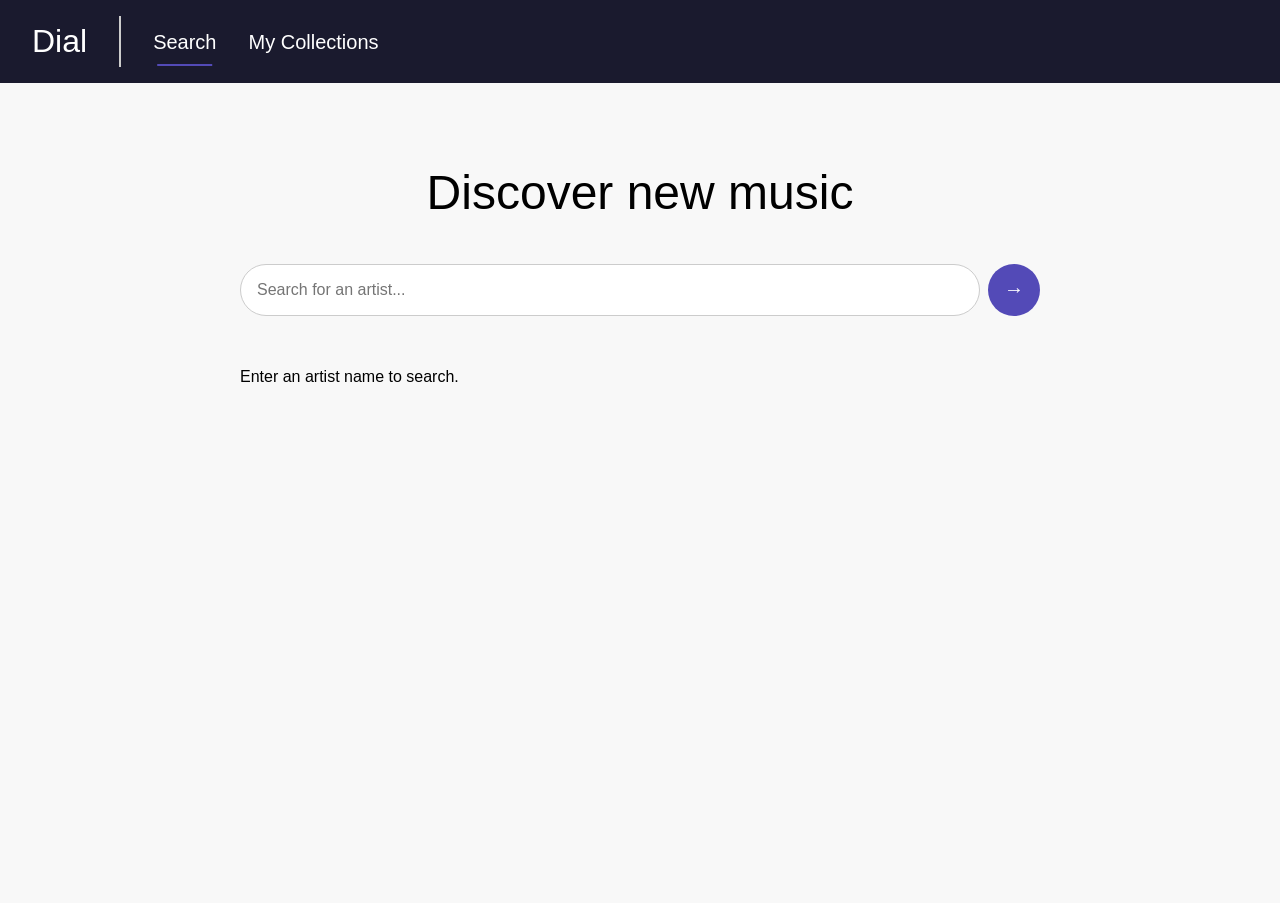
<file: src/index.html>
<!DOCTYPE html>
<html lang="en">
<head>
    <meta charset="UTF-8">
    <meta name="viewport" content="width=device-width, initial-scale=1.0">
    <title>Dial - Music Discovery</title>
    <link rel="stylesheet" href="styles.css">
</head>
<body>
    <header>
        <nav>
            <div class="nav-divider"><h1><a href="about.html">Dial</a></h1></div>
            <a href="#" id="nav-search" class="active" aria-current="page">Search</a>
            <a href="collections.html">My Collections</a>
            <!-- Back link is hidden until the artist view is open -->
            <a href="#" id="nav-back" class="back-link" hidden>← Back to results</a>
        </nav>
    </header>
    <main>
        <section class="view-section" id="search-view">
            <h2>Discover new music</h2>
            <div class="search-bar">
                <label for="search-input" class="sr-only">Search for an artist</label>
                <input type="text" id="search-input" placeholder="Search for an artist..." aria-describedby="search-help">
                <button id="search-button" type="button" aria-label="Search">→</button>
            </div>
            <p id="search-help" class="sr-only">Type an artist name and press the search button to find artists' information.</p>
            <ul class="results" id="results">
            </ul>
            <p>Enter an artist name to search.</p>
        </section>

        <!-- Artist detail view is built and injected by search.js on first use -->
    </main>
    <script src="utils.js"></script>
    <script src="collections-store.js"></script>
    <script src="search.js"></script>
</body>
</html>
</file>
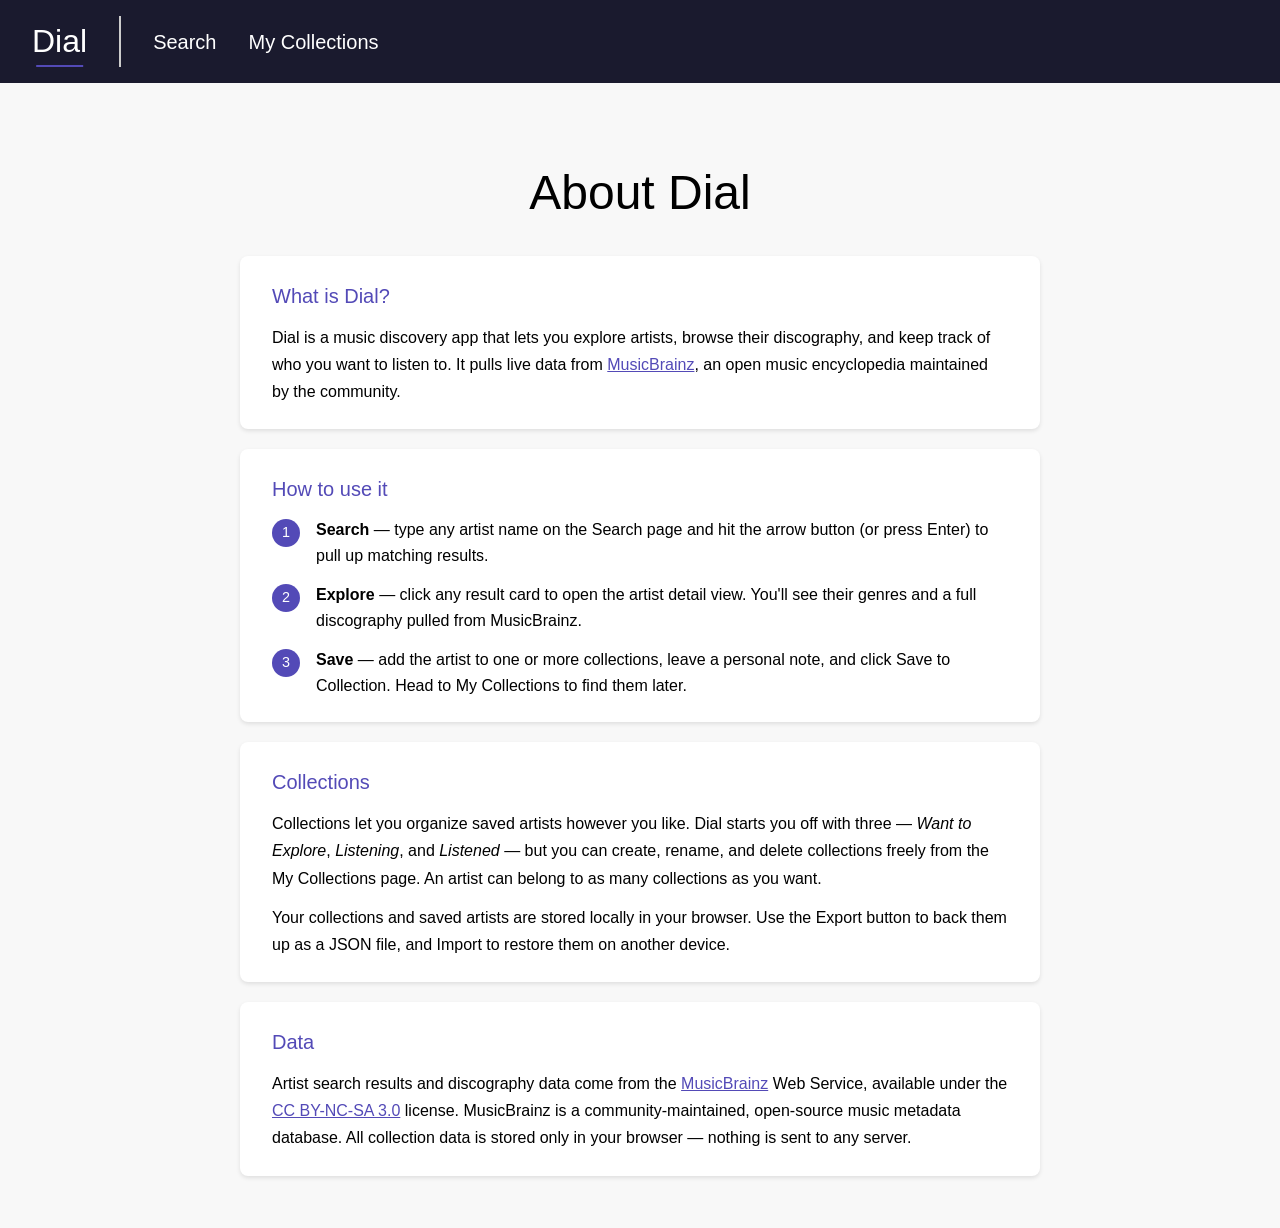
<file: src/about.html>
<!DOCTYPE html>
<html lang="en">
<head>
    <meta charset="UTF-8">
    <meta name="viewport" content="width=device-width, initial-scale=1.0">
    <title>About - Dial</title>
    <link rel="stylesheet" href="styles.css">
</head>
<body>
    <header>
        <nav>
            <div class="nav-divider"><h1 class="active"><a href="index.html">Dial</a></h1></div>
            <a href="index.html">Search</a>
            <a href="collections.html">My Collections</a>
        </nav>
    </header>
    <main>
        <section class="view-section about-section">
            <h2>About Dial</h2>

            <div class="about-card">
                <h3>What is Dial?</h3>
                <p>Dial is a music discovery app that lets you explore artists, browse their discography, and keep track of who you want to listen to. It pulls live data from <a href="https://musicbrainz.org" target="_blank" rel="noopener">MusicBrainz</a>, an open music encyclopedia maintained by the community.</p>
            </div>

            <div class="about-card">
                <h3>How to use it</h3>
                <ol class="about-steps">
                    <li>
                        <span class="step-number">1</span>
                        <div>
                            <strong>Search</strong> — type any artist name on the Search page and hit the arrow button (or press Enter) to pull up matching results.
                        </div>
                    </li>
                    <li>
                        <span class="step-number">2</span>
                        <div>
                            <strong>Explore</strong> — click any result card to open the artist detail view. You'll see their genres and a full discography pulled from MusicBrainz.
                        </div>
                    </li>
                    <li>
                        <span class="step-number">3</span>
                        <div>
                            <strong>Save</strong> — add the artist to one or more collections, leave a personal note, and click Save to Collection. Head to My Collections to find them later.
                        </div>
                    </li>
                </ol>
            </div>

            <div class="about-card">
                <h3>Collections</h3>
                <p>Collections let you organize saved artists however you like. Dial starts you off with three — <em>Want to Explore</em>, <em>Listening</em>, and <em>Listened</em> — but you can create, rename, and delete collections freely from the My Collections page. An artist can belong to as many collections as you want.</p>
                <p>Your collections and saved artists are stored locally in your browser. Use the Export button to back them up as a JSON file, and Import to restore them on another device.</p>
            </div>

            <div class="about-card">
                <h3>Data</h3>
                <p>Artist search results and discography data come from the <a href="https://musicbrainz.org" target="_blank" rel="noopener">MusicBrainz</a> Web Service, available under the <a href="https://creativecommons.org/licenses/by-nc-sa/3.0/" target="_blank" rel="noopener">CC BY-NC-SA 3.0</a> license. MusicBrainz is a community-maintained, open-source music metadata database. All collection data is stored only in your browser — nothing is sent to any server.</p>
            </div>
        </section>
    </main>
</body>
</html>
</file>
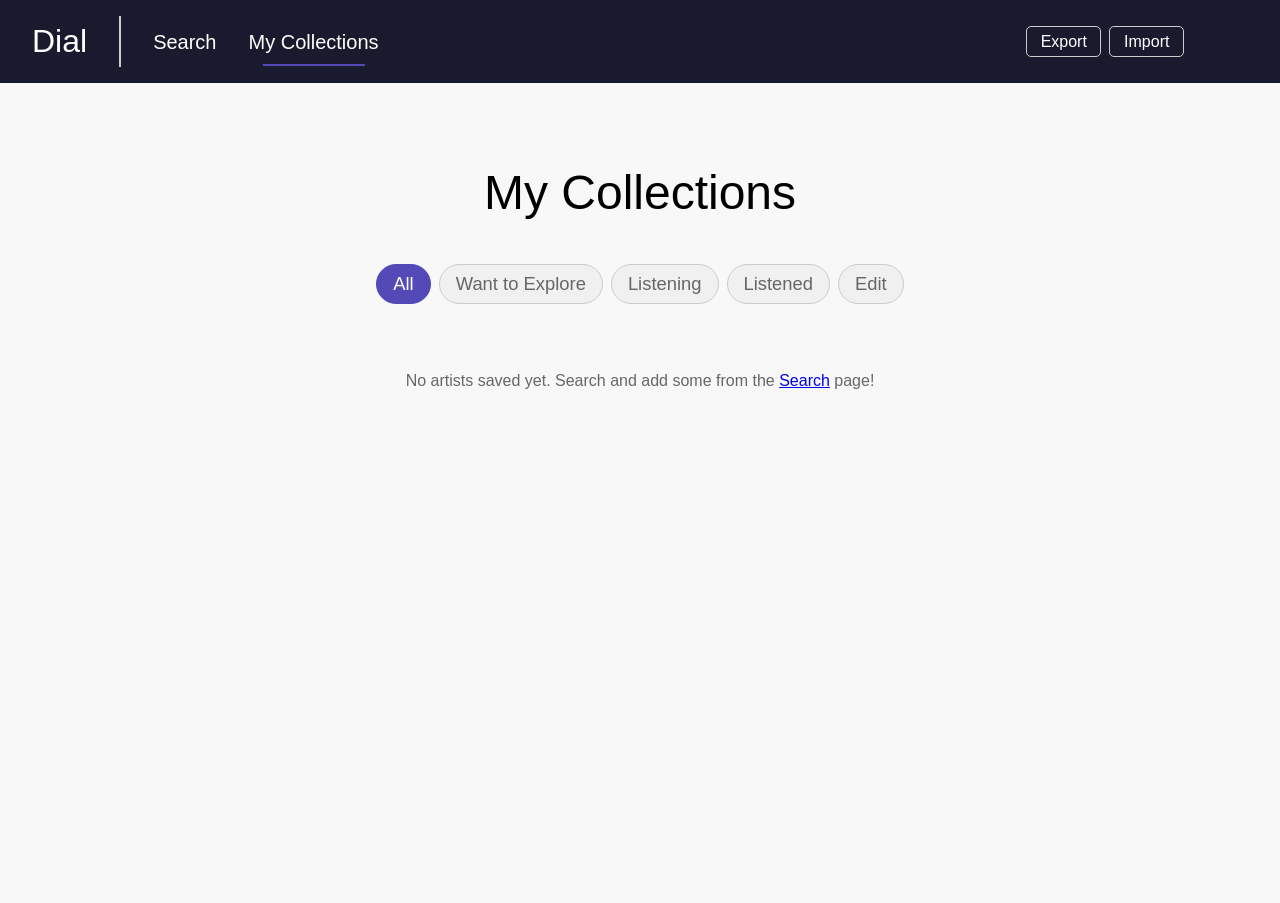
<file: src/collections.html>
<!DOCTYPE html>
<html lang="en">
<head>
    <meta charset="UTF-8">
    <meta name="viewport" content="width=device-width, initial-scale=1.0">
    <title>My Collections - Dial</title>
    <link rel="stylesheet" href="styles.css">
</head>
<body>
    <header>
        <nav>
            <div class="nav-divider"><h1><a href="about.html">Dial</a></h1></div>
            <a href="index.html">Search</a>
            <a href="#" class="active" aria-current="page">My Collections</a>
            <!-- Export/Import per design sketch; hidden file input used for import -->
            <div class="nav-actions">
                <button id="export-btn" type="button" class="nav-btn">Export</button>
                <button id="import-btn" type="button" class="nav-btn">Import</button>
                <input type="file" id="import-input" accept=".json" class="sr-only" aria-label="Import collections JSON file">
            </div>
        </nav>
    </header>
    <main>
        <section class="view-section">
            <h2>My Collections</h2>
            <!-- Filter buttons: dynamically populated from collections -->
            <div class="filter-buttons" id="filter-buttons"></div>
            <!-- Collection manager: toggled by the Edit button in the filter row -->
            <div class="collections-manager" id="collections-manager" hidden></div>
            <!-- Artist cards matching the active filter -->
            <div class="results" id="results"></div>
        </section>
    </main>
    <script src="utils.js"></script>
    <script src="collections-store.js"></script>
    <script src="collections.js"></script>
</body>
</html>
</file>
<file: src/styles.css>
/* styles.css - Shared CSS for Dial app */

/* ── Design tokens ───────────────────────────────────────────────────────── */
:root {
    /* Colors */
    --color-primary:      #534ab7;
    --color-primary-dark: #3a2a8a;
    --color-navy:         #1a1a2e;
    --color-navy-mid:     #16213e;
    --color-navy-light:   #2e3a68;
    --color-bg:           #f8f8f8;
    --color-surface:      #ffffff;
    --color-border:       #cccccc;
    --color-text:         #000000;
    --color-text-muted:   #999999;
    --color-success:      #4fd18b;

    /* Border radius */
    --radius:      4px;
    --radius-md:   8px;
    --radius-pill: 50rem;

    /* Shadows */
    --shadow-sm: 0 2px 4px rgba(0, 0, 0, 0.1);
    --shadow-md: 0 6px 12px rgba(0, 0, 0, 0.15);

    /* Transitions */
    --transition-bg: background-color 0.2s;
}

/* ── Reset and base styles ───────────────────────────────────────────────── */
* {
    box-sizing: border-box;
}

body {
    font-family: Tahoma, sans-serif;
    margin: 0;
    padding: 0;
    line-height: 1.6;
    color: var(--color-text);
    background-color: var(--color-bg);
}

/* Accessibility: Screen reader only */
.sr-only {
    position: absolute;
    width: 1px;
    height: 1px;
    padding: 0;
    margin: -1px;
    overflow: hidden;
    clip: rect(0, 0, 0, 0);
    white-space: nowrap;
    border: 0;
}

/* Header and Navigation */
header {
    background-color: var(--color-navy);
    color: var(--color-surface);
    padding: 1rem 0;
    position: sticky;
    top: 0;
    z-index: 100;
}


nav {
    max-width: 1200px;
    display: flex;
    align-items: center;

    & .nav-divider {
        border-right: 2px solid var(--color-border);
        margin-right: 0.5rem;
    }

    & h1 {
        margin: 0;
        font-size: 2rem;
        font-weight: normal;
        padding: 0 2rem;

        & a {
            font-size: inherit;
            font-weight: inherit;
            padding: 0;
            margin: 0;
            border-radius: 0;

            &:hover,
            &:focus {
                background-color: var(--color-navy);
            }
        }

        &.active {
            position: relative;

            &::after {
                content: '';
                position: absolute;
                bottom: 0;
                left: 50%;
                transform: translateX(-50%);
                width: 40%;
                height: 2px;
                background-color: var(--color-primary);
            }
        }

    }

    & a {
        color: var(--color-surface);
        text-decoration: none;
        font-size: 1.25rem;
        padding: 0.5rem;
        margin: 0 0 0 1rem;
        border-radius: 5px;
        transition: background-color 0.4s;

        &:hover,
        &:focus {
            background-color: rgba(255, 255, 255, 0.1);
        }

        /* Back link pushed to the far right */
        &.back-link {
            margin-left: auto;
            margin-right: 1rem;
        }

        &.active {
            position: relative;

            &::after {
                content: '';
                position: absolute;
                bottom: 0;
                left: 50%;
                transform: translateX(-50%);
                width: 70%;
                height: 2px;
                background-color: var(--color-primary);
            }
        }
    }

    /* Export/Import buttons pushed to the far right on the Collections page */
    & .nav-actions {
        display: flex;
        align-items: center;
        gap: 0.5rem;
        margin-left: auto;
        margin-right: 1rem;
    }

    & .nav-btn {
        background: none;
        border: 1px solid var(--color-border);
        color: var(--color-surface);
        font-family: inherit;
        font-size: 1rem;
        padding: 0.35rem 0.85rem;
        border-radius: 5px;
        cursor: pointer;
        transition: var(--transition-bg);

        &:hover,
        &:focus {
            background-color: rgba(255, 255, 255, 0.1);
            outline: none;
        }
    }

}

/* Main content */
main {
    min-height: calc(100vh - 80px); /* Approximate header height */
    padding: 2rem;
}

.view-section {
    max-width: 800px;
    margin: 0 auto;

    & h2 {
        font-size: 3rem;
        font-weight: normal;
        margin-bottom: 2rem;
        text-align: center;
    }
}

/* Search bar */
.search-bar {
    display: flex;
    margin: 2rem 0;
    gap: 0.5rem;
}

#search-input {
    flex: 1;
    padding: 1rem;
    border: 1px solid var(--color-border);
    border-radius: var(--radius-pill);
    font-size: 1rem;
    font-family: inherit;

    &:focus {
        outline: 2px solid var(--color-primary);
    }
}

#search-button {
    background-color: var(--color-primary);
    color: var(--color-surface);
    border: none;
    width: 3.25rem;
    font-size: 1.25rem;
    border-radius: var(--radius-pill);
    cursor: pointer;
    transition: var(--transition-bg);

    &:hover,
    &:focus {
        background-color: var(--color-navy);
        outline: none;
    }
}

/* Results */
.results {
    display: flex;
    flex-direction: column;
    gap: 1rem;
}

@keyframes card-slide-up {
    from {
        opacity: 0;
        transform: translateY(15rem);
    }
    to {
        opacity: 1;
        transform: translateY(0);
    }
}

.artist-card {
    display: flex;
    align-items: center;
    background-color: var(--color-surface);
    padding: 1rem;
    border-radius: var(--radius-md);
    box-shadow: var(--shadow-sm);
    transition: box-shadow 0.4s;
    cursor: pointer;
    animation: card-slide-up 0.75s ease both;
    animation-delay: calc(min(var(--card-index, 0), 6) * 100ms);

    &:hover,
    &:focus {
        box-shadow: var(--shadow-md);
    }
}

.view-indicator {
    color: var(--color-primary);
    padding: 0.5rem 1rem;
    font-size: 1rem;
    flex-shrink: 0;
}

.avatar {
    width: 55px;
    height: 55px;
    border-radius: 50%;
    display: flex;
    align-items: center;
    justify-content: center;
    font-weight: normal;
    font-size: 1.5rem;
    color: var(--color-surface);
    margin-right: 1rem;
    flex-shrink: 0;
    background-color: var(--color-primary);
}

.info {
    flex: 1;

    & h3 {
        margin: 0 0 0.5rem 0;
        font-size: 1.5rem;
        font-weight: normal;
    }

    & p {
        margin: 0;
        color: var(--color-text-muted);
        font-size: 1rem;
    }
}

/* Tag styling for collection statuses */
.tag {
    background-color: #f0f0f0;
    color: #666666;
    padding: 0.25rem 0.5rem;
    border-radius: var(--radius-pill);
    font-size: 1rem;
    display: inline-block;
}

.empty-state {
    text-align: center;
    color: #666666;
    padding: 2rem;
}

.filter-buttons {
    display: flex;
    flex-wrap: wrap;
    gap: 0.5rem;
    margin-bottom: 1rem;
    justify-content: center;

    & .tag {
        border: 1px solid var(--color-border);
        padding: 0.5rem 1rem;
        font-size: 1.15rem;
        cursor: pointer;
        transition: var(--transition-bg);

        &:hover,
        &:focus {
            background-color: var(--color-border);
            outline: none;
        }

        &.active {
            background-color: var(--color-primary);
            color: var(--color-surface);
            border-color: var(--color-primary);
        }
    }
}


/* ── Artist view ────────────────────────────────────────────────────────── */

@keyframes artist-view-slide {
    from {
        opacity: 0;
        transform: translateX(40rem);
    }

    to {
        opacity: 1;
        transform: translateX(0);
    }
}

.artist-view {
    max-width: 1000px;
    margin: 0 auto;
    transform-origin: top center;
    animation: artist-view-slide 0.6s ease-in;
}

/* Dark header band matching the design sketch */
.artist-header {
    background-color: var(--color-navy-mid);
    border-radius: 10px;
    display: flex;
    align-items: center;
    gap: 1.5rem;
    padding: 2rem;
    margin-bottom: 2rem;
}

.artist-avatar {
    width: 80px;
    height: 80px;
    font-size: 2rem;
    flex-shrink: 0;
}

.artist-header-info {
    & h2 {
        margin: 0 0 0.75rem 0;
        font-size: 2rem;
        font-weight: normal;
        color: var(--color-surface);
    }
}

.genre-tags {
    display: flex;
    flex-wrap: wrap;
    gap: 0.5rem;
}

/* Genre pills use an even-lighter navy per the design sketch annotation */
.genre-tag {
    background-color: var(--color-navy-light);
    color: var(--color-border);
    padding: 0.25rem 0.75rem;
    border-radius: var(--radius);
    font-size: 0.9rem;
}

/* Two-column layout: collection panel on left, discography on right */
.artist-body {
    display: grid;
    grid-template-columns: 1fr 2fr;
    gap: 1.5rem;
    align-items: start;
}

.collection-panel,
.discography-panel {
    background-color: var(--color-surface);
    border-radius: var(--radius-md);
    padding: 1.5rem;
    box-shadow: var(--shadow-sm);

    & h3 {
        margin: 0 0 1rem 0;
        font-weight: normal;
        font-size: 1.25rem;
    }
}

.collection-panel {
    display: flex;
    flex-direction: column;
    gap: 0.75rem;

    & textarea {
        width: 100%;
        padding: 0.6rem 0.75rem;
        border: 1px solid var(--color-border);
        border-radius: var(--radius);
        font-family: inherit;
        font-size: 1rem;
        resize: vertical;
        min-height: 80px;

        &:focus {
            outline: 2px solid var(--color-primary);
        }
    }

    & button {
        background-color: var(--color-primary);
        color: var(--color-surface);
        border: none;
        padding: 0.75rem;
        border-radius: var(--radius);
        font-family: inherit;
        font-size: 1rem;
        cursor: pointer;
        transition: var(--transition-bg);

        &:hover,
        &:focus {
            background-color: var(--color-primary-dark);
            outline: none;
        }
    }
}

.collection-saved-msg {
    margin: 0;
    color: var(--color-success);
    font-size: 0.9rem;
    text-align: center;
}

.discography-list {
    list-style: none;
    margin: 0;
    padding: 0;
    display: flex;
    flex-direction: column;
}

.discography-item {
    padding: 0.75rem 0;
    border-bottom: 1px solid #f0f0f0;

    &:last-child {
        border-bottom: none;
    }

    & .release-title {
        font-size: 1rem;
    }

    & .release-meta {
        font-size: 0.85rem;
        color: var(--color-text-muted);
        margin-top: 0.1rem;
    }
}

/* ── Collections page card extras ───────────────────────────────────────── */

/* Action buttons on collection cards (edit, delete) */
.card-actions {
    display: flex;
    gap: 0.5rem;
    flex-shrink: 0;
}

.icon-btn {
    background: none;
    border: none;
    cursor: pointer;
    color: var(--color-text-muted);
    font-size: 1rem;
    padding: 0.25rem;
    border-radius: var(--radius);
    transition: color 0.2s;

    &:hover,
    &:focus {
        color: var(--color-primary);
        outline: none;
    }

    &.delete:hover,
    &.delete:focus,
    &.cancel-edit-btn:hover,
    &.cancel-edit-btn:focus {
        color: #cc3333;
    }
}

/* Inline edit textarea (replaces collection card content while editing) */
.edit-note {
    width: 100%;
    padding: 0.4rem;
    font-family: inherit;
    border: 1px solid var(--color-border);
    border-radius: var(--radius);
    font-size: 0.9rem;
    resize: vertical;
    min-height: 60px;
}

/* Transient feedback message used after import / on save errors */
.status-message {
    text-align: center;
    margin: 0.5rem 0;
    color: var(--color-success);
}

.status-message.error {
    color: #cc3333;
}

/* Collection status badge shown on cards in My Collections */
.collection-badge {
    background-color: var(--color-primary);
    color: var(--color-surface);
    padding: 0.2rem 0.6rem;
    border-radius: var(--radius-pill);
    font-size: 0.8rem;
    display: inline-block;
    margin-top: 0.4rem;
}

/* ── Collection checkboxes (artist view panel + inline card edit) ────────── */

.collection-checkboxes {
    display: flex;
    flex-direction: column;
    gap: 0.4rem;
    margin: 0.5rem 0;
}

.collection-checkbox-label {
    display: flex;
    align-items: center;
    gap: 0.5rem;
    font-size: 1rem;
    cursor: pointer;

    & input[type="checkbox"] {
        accent-color: var(--color-primary);
        width: 1rem;
        height: 1rem;
        flex-shrink: 0;
        cursor: pointer;
    }
}

/* Shown in the artist panel when no collections exist yet */
.collection-empty-msg {
    font-size: 0.9rem;
    color: var(--color-text-muted);
    margin: 0.5rem 0;

    & a {
        color: var(--color-primary);
    }
}

/* ── Collections manager (My Collections page) ───────────────────────────── */

.collections-manager {
    background-color: var(--color-surface);
    border-radius: var(--radius-md);
    padding: 1.25rem;
    box-shadow: var(--shadow-sm);
    margin-bottom: 1.5rem;
}

.collection-list {
    list-style: none;
    margin: 0 0 0.75rem 0;
    padding: 0;
    display: flex;
    flex-direction: column;
    gap: 0.1rem;
}

.collection-list-item {
    display: flex;
    align-items: center;
    padding: 0.4rem 0.5rem;
    border-radius: var(--radius);
    transition: var(--transition-bg);

    &:hover {
        background-color: var(--color-bg);
    }
}

.collection-list-name {
    flex: 1;
    font-size: 1rem;
}

.collection-rename-input {
    width: 100%;
    padding: 0.2rem 0.4rem;
    border: 1px solid var(--color-primary);
    border-radius: var(--radius);
    font-family: inherit;
    font-size: 1rem;
    outline: none;
}

.new-collection-form {
    display: flex;
    gap: 0.5rem;

    & input {
        flex: 1;
        padding: 0.5rem 0.75rem;
        border: 1px solid var(--color-border);
        border-radius: var(--radius);
        font-family: inherit;
        font-size: 1rem;

        &:focus {
            outline: 2px solid var(--color-primary);
        }
    }

    & button {
        background-color: var(--color-primary);
        color: var(--color-surface);
        border: none;
        padding: 0.5rem 1rem;
        border-radius: var(--radius);
        font-family: inherit;
        font-size: 1rem;
        cursor: pointer;
        transition: var(--transition-bg);

        &:hover,
        &:focus {
            background-color: var(--color-primary-dark);
            outline: none;
        }
    }
}

/* Multiple collection badges on a saved artist card */
.collection-badges {
    display: flex;
    flex-wrap: wrap;
    gap: 0.35rem;
    margin-top: 0.4rem;
}

/* Responsive design */

/* Stack artist body panels and center the header on narrow screens */
@media (max-width: 700px) {
    .artist-body {
        grid-template-columns: 1fr;
    }

    .artist-header {
        flex-direction: column;
        text-align: center;
    }

    .genre-tags {
        justify-content: center;
    }
}

@media (max-width: calc(800px + 4rem)) {
    main {
        padding: 1rem;
    }

    .nav-divider {
        margin: 0 0.5rem 0 0;
    }

    nav {
        & h1 {
            padding: 0 1rem 0 2rem;
        }

        & a {
            margin: 0;
        }
    }

    .view-section h2 {
        font-size: 2.25rem;
    }
}

@media (max-width: 480px) {
    .view-section h2 {
        display: none;
    }

    .search-bar {
        margin: 0 0 1rem 0;
    }

    nav {
        & h1 {
            font-size: 1.5rem;
        }

        & a {
            font-size: 1rem;
        }
    } 
}

/* ── About page ──────────────────────────────────────────────────────────── */

.about-section {
    & h2 {
        margin-bottom: 1.5rem;
    }
}

.about-card {
    background-color: var(--color-surface);
    border-radius: var(--radius-md);
    padding: 1.5rem 2rem;
    box-shadow: var(--shadow-sm);
    margin-bottom: 1.25rem;

    & h3 {
        margin: 0 0 0.75rem 0;
        font-size: 1.25rem;
        font-weight: normal;
        color: var(--color-primary);
    }

    & p {
        margin: 0 0 0.75rem 0;
        color: var(--color-text);
        line-height: 1.7;

        &:last-child {
            margin-bottom: 0;
        }
    }

    & a {
        color: var(--color-primary);
        text-decoration: underline;

        &:hover {
            color: var(--color-primary-dark);
        }
    }
}

.about-steps {
    list-style: none;
    margin: 0;
    padding: 0;
    display: flex;
    flex-direction: column;
    gap: 0.85rem;

    & li {
        display: flex;
        align-items: flex-start;
        gap: 1rem;
        line-height: 1.6;
    }
}

.step-number {
    background-color: var(--color-primary);
    color: var(--color-surface);
    width: 1.75rem;
    height: 1.75rem;
    border-radius: 50%;
    display: flex;
    align-items: center;
    justify-content: center;
    font-size: 0.9rem;
    flex-shrink: 0;
    margin-top: 0.1rem;
}

/*
TODO: Make the loader better
*/

/* Loading indicator */
.loader {
    width: 2.5rem;
    aspect-ratio: 1;
    display: grid;
    border-radius: 50%;
    background:
        radial-gradient(circle at 50% 50%, #1a1a2e 0 34%, #1a1a2e 0 35%, #555555 55% 60%, transparent 0),
        repeating-conic-gradient(
            from -8deg,
            #f8f8f8 16deg 20deg,
            transparent 20deg 36deg,
            #f8f8f8 36deg 40deg,
            transparent 40deg 56deg,
            #f8f8f8 56deg 60deg,
            transparent 60deg 76deg,
            #f8f8f8 76deg 80deg,
            transparent 80deg 96deg,
            #f8f8f8 96deg 100deg,
            transparent 100deg 116deg,
            #f8f8f8 116deg 120deg,
            transparent 120deg 256deg
        ),
        radial-gradient(circle farthest-side at 50% 50%, #5a5a5a 0 100%);
    background-repeat: no-repeat;
    animation: dial 10s ease-in-out infinite;
}

@keyframes dial {
    8% {transform: rotate(90deg)}
    14% {transform: rotate(0.20turn)}
    20% {transform: rotate(0.22turn)}
    28% {transform: rotate(-0.15turn)}
    34% {transform: rotate(-0.1turn)}
    40% {transform: rotate(-0.12turn)}
    48% {transform: rotate(-0.6turn)}
    54% {transform: rotate(-0.55turn)}
    60% {transform: rotate(-0.57turn)}
    68% {transform: rotate(-0.35turn)}
    74% {transform: rotate(-0.4turn)}
    80% {transform: rotate(-0.37turn)}
    88% {transform: rotate(0.03turn)}
    94% {transform: rotate(-0.02turn)}
    100% {transform: rotate(0turn)}
}
</file>
